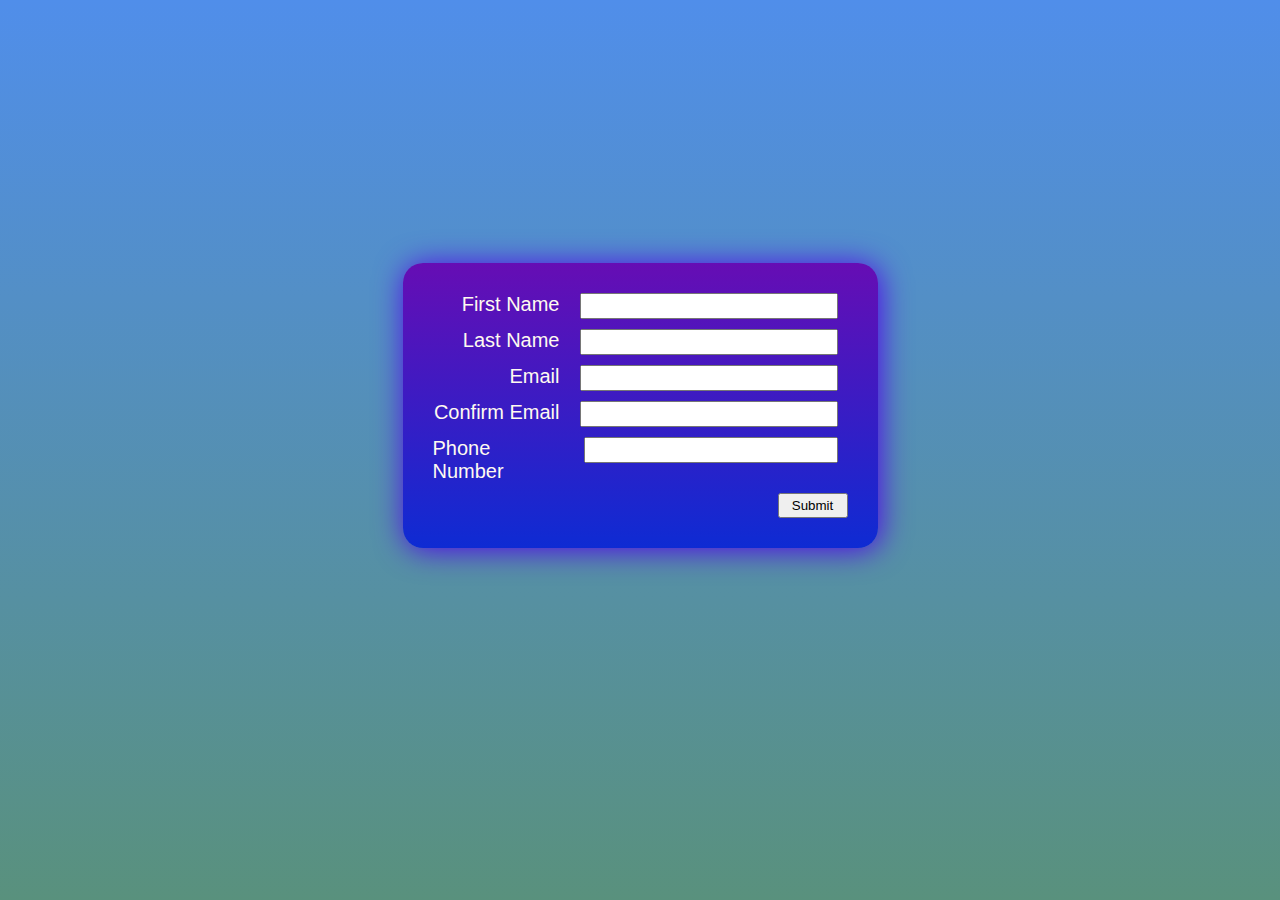
<file: Form Validator/index.html>
<!DOCTYPE html>
<html lang="en">
<head>
    <meta charset="UTF-8">
    <meta name="viewport" content="width=device-width, initial-scale=1.0">

    <link rel="stylesheet" href="styles.css">

    <title>Document</title>
</head>
<body>
    <div class="container">
        <div id="inputForm" class="content">
            <div class="item">
                <label>First Name</label>
                <input>
                <span class="output"></span>
            </div>
            <div class="item">
                <label>Last Name</label>
                <input>
                <span class="output"></span>
            </div>
            <div class="item">
                <label>Email</label>
                <input>
                <span class="output"></span>
            </div>
            <div class="item">
                <label>Confirm Email</label>
                <input>
                <span class="output"></span>
            </div>
            <div class="item">
                <label>Phone Number</label>
                <input>
                <span class="output"></span>
            </div>
            <div class="feedback">
                <span id="error"></span>
                <button>Submit</button>
            </div>
        </div>

        <div id="bottom" class="content">
            <h2>Confirmation</h2>
            <p id="fullName"></p>
            <p id="email"></p>
            <p id="phone"></p>
        </div>
    </div>
</body>

<script>
    var input = document.querySelectorAll(`input`)
    var button = document.querySelector(`button`)
    var output = document.querySelectorAll(`.output`)
    var label = document.querySelectorAll(`label`)
    var error = document.querySelector(`#error`)

    button.addEventListener(`click`, (e)=>{      
        const regExPatterns = [
            /^[A-Za-z]{2,30}$/, 
            /^[A-Za-z]{2,30}$/, 
            /^[a-zA-Z0-9._-]+@[a-zA-Z0-9.-]+\.[a-zA-Z]{2,4}$/, 
            new RegExp(`^${input[2].value}$`), 
            /^(?:(?:\+?\d{1,3}\s?)?(?:\(\d{1,5}\)|\d{1,5})(?:[\s.-]?\d{1,10}){1,5})$/
        ]

        const errorMessages = [
            `Please enter a valid first name`,
            `Please enter a valid last name`,
            `Please enter a valid email`,
            `Your emails did not match`,
            `Please enter a valid phone number`
        ]

        var counter = 0

        for(let i=0; i<regExPatterns.length;i++){
            if(!regExPatterns[i].test(input[i].value)) {
                output[i].innerHTML = `*`;
                output[i].style.color = `red`;
                label[i].style.color = `red`;
                error.innerHTML = errorMessages[i]
                counter += 1
            }
        }

        if(counter==0)
        {
            var person = {
                fname: input[0].value,
                lname: input[1].value,
                email: input[2].value,
                phone: input[4].value
            }

            var areaCode = person.phone.substring(0,3)
            var phoneMid = person.phone.substring(3,6)
            var phoneEnd = person.phone.substring(6,10)

            fullName.innerHTML = person.fname + " " + person.lname;
            email.innerHTML = person.email;
            phone.innerHTML = areaCode + "-" + phoneMid + "-" + phoneEnd
            bottom.style.display = `block`;
            inputForm.style.display = `none`
        }
    })

</script>
</html>
</file>
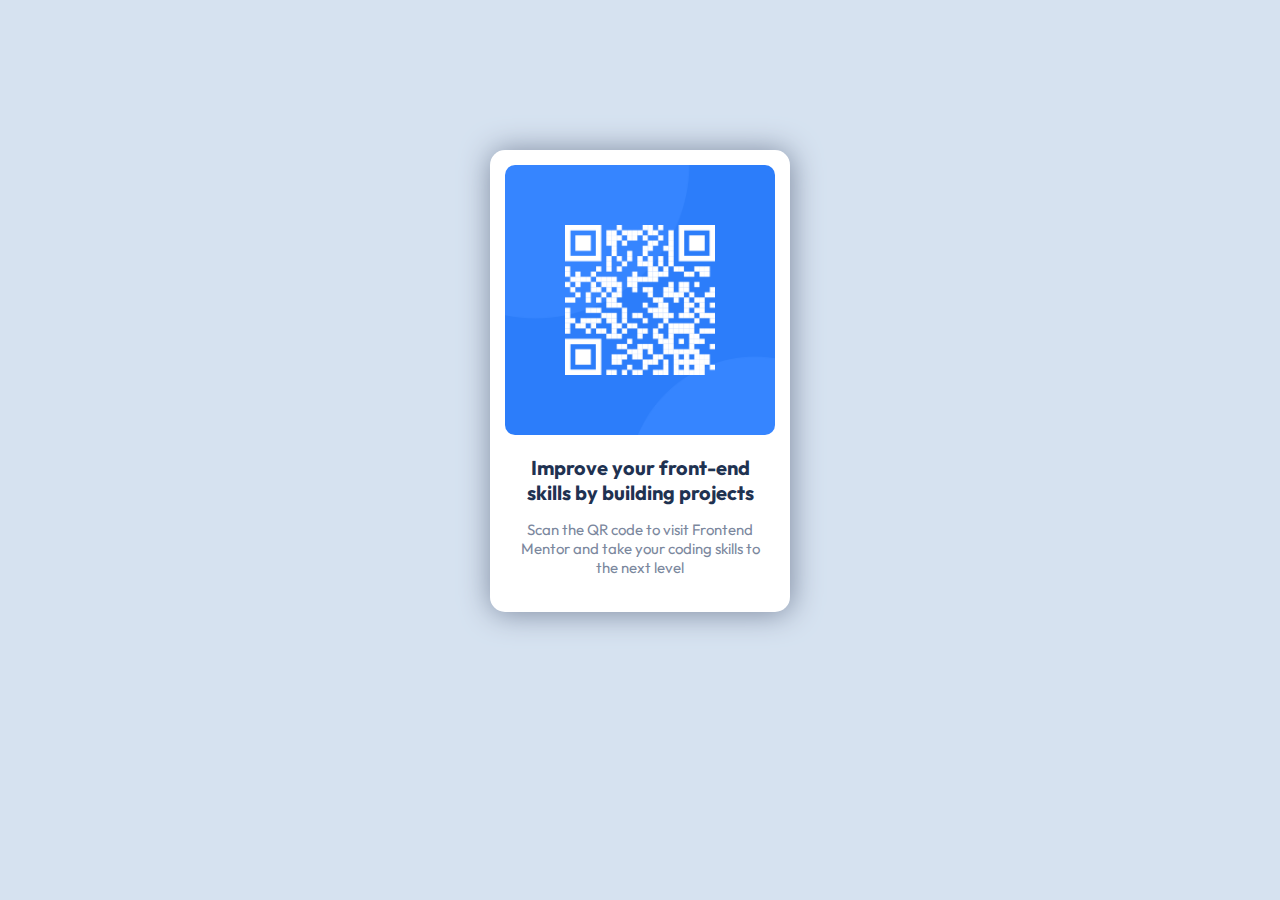
<file: qr-code-component-main/index.html>
<!DOCTYPE html>
<html lang="en">
<head>
  <meta charset="UTF-8">
  <meta name="viewport" content="width=device-width, initial-scale=1.0"> <!-- displays site properly based on user's device -->

  <link rel="icon" type="image/png" sizes="32x32" href="./images/favicon-32x32.png">

  <link rel="stylesheet" href="style.css">
  <link rel="preconnect" href="https://fonts.googleapis.com">
  <link rel="preconnect" href="https://fonts.gstatic.com" crossorigin>
  <link href="https://fonts.googleapis.com/css2?family=Outfit:wght@400;700&display=swap" rel="stylesheet">
  
  <title>Frontend Mentor | QR code component</title>

  <!-- Feel free to remove these styles or customise in your own stylesheet 👍 -->
  <style>
    .attribution { font-size: 11px; text-align: center; }
    .attribution a { color: hsl(228, 45%, 44%); }
  </style>
</head>
<body>
  <div id="content">
    <div id="top">
      <img src="./images/image-qr-code.png" alt="QR Code Image">
    </div>
    <div id="middle">
      <p><b>Improve your front-end skills by building projects</b></p>
    </div>
    <div id="bottom">  
      <p>Scan the QR code to visit Frontend Mentor and take your coding skills to the next level</p>
    </div>
  </div>
</body>
</html>
</file>
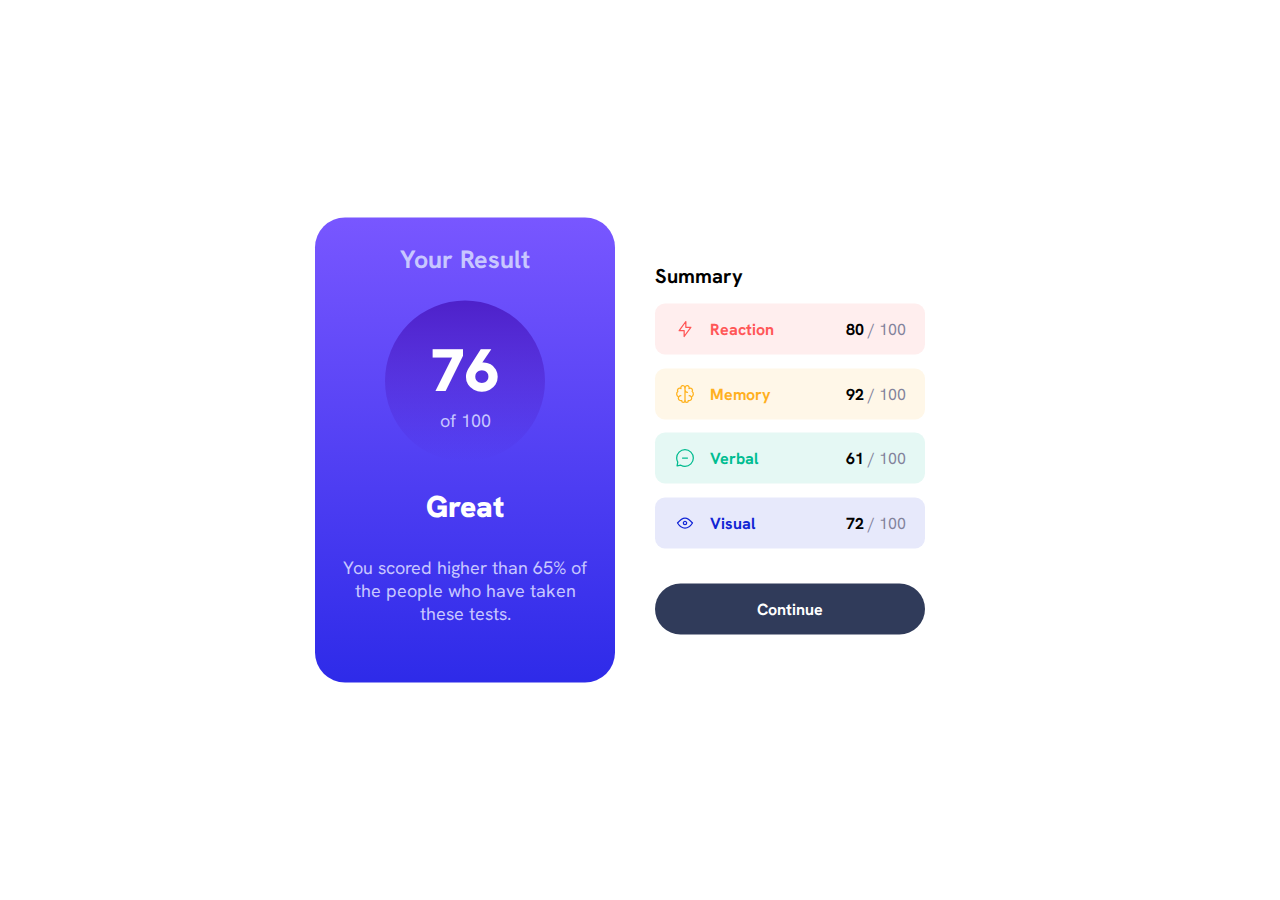
<file: results-summary-component-main/index.html>
<!DOCTYPE html>
<html lang="en">
<head>
  <meta charset="UTF-8">
  <meta name="viewport" content="width=device-width, initial-scale=1.0"> <!-- displays site properly based on user's device -->

  <link rel="icon" type="image/png" sizes="32x32" href="./assets/images/favicon-32x32.png">
  <link rel="stylesheet" href="style.css">
  <link rel="preconnect" href="https://fonts.googleapis.com">
  <link rel="preconnect" href="https://fonts.gstatic.com" crossorigin>
  <link href="https://fonts.googleapis.com/css2?family=Hanken+Grotesk:wght@500;700;800&display=swap" rel="stylesheet">
  <script src="data.js"></script>

  <title>Frontend Mentor | Results summary component</title>

  <!-- Feel free to remove these styles or customise in your own stylesheet 👍 -->
  <style>
    .attribution { font-size: 11px; text-align: center; }
    .attribution a { color: hsl(228, 45%, 44%); }
  </style>
</head>

<body>
  <div id="contents-grid-container">
    <div id="results">
      <div id="text-container">
        <h4>Your Result</h4>
        <div id="score-circle">
          <h3><b>76</b></h3>
          <p>of 100</p>
        </div>
        <h3><b>Great</b></h3>
        <p>You scored higher than 65% of the people who have taken these tests.</p>
      </div>
    </div>
    <div id="summary">
      <h2>Summary</h2>
      <div id="reaction" class="grid-zone">
        
        <div class="summary-box-text">
          <img src="./assets/images/icon-reaction.svg" alt="Reaction Lightning Bolt Icon">
          <h4>Reaction</h4>
          <p><b>80</b> / 100</p>
        </div>
      </div>
      <div id="memory" class="grid-zone">
        <div class="summary-box-text">
          <img src="./assets/images/icon-memory.svg" alt="Memory Clock Icon">
          <h4>Memory</h4>
          <p><b>92</b> / 100</p>
        </div>
      </div>
      <div id="verbal" class="grid-zone">
        <div class="summary-box-text">
          <img src="./assets/images/icon-verbal.svg" alt="Verbal Chat Bubble Icon">
          <h4>Verbal</h4>
          <p><b>61</b> / 100</p>
        </div>
      </div>
      <div id="visual" class="grid-zone">
        <div class="summary-box-text">
          <img src="./assets/images/icon-visual.svg" alt="Visual Eye Ball Icon">
          <h4>Visual</h4>
          <p><b>72</b> / 100</p>
        </div>
      </div>
      <div id="continue-button" class="grid-zone">
        <h4>Continue</h4>
      </div>
    </div>  
  </div>
  <script>
    var data=(JSON.parse(data))
  </script>
</body>
</html>
</file>
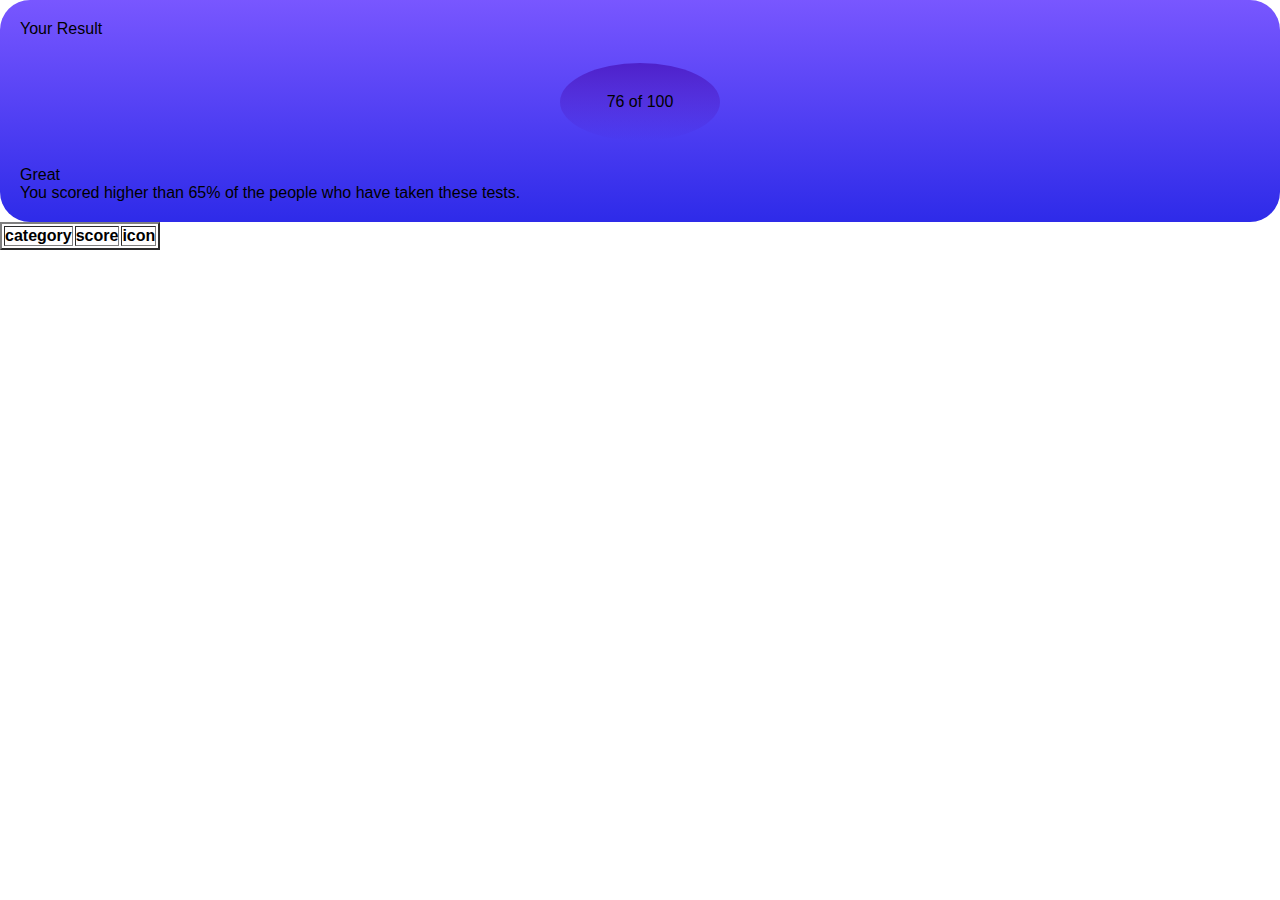
<file: results-summary-component-main/index2.html>
<!DOCTYPE html>
<html lang="en">
<head>
  <meta charset="UTF-8">
  <meta name="viewport" content="width=device-width, initial-scale=1.0"> <!-- displays site properly based on user's device -->

  <link rel="icon" type="image/png" sizes="32x32" href="./assets/images/favicon-32x32.png">
  <link rel="stylesheet" href="style.css">


  <title>Frontend Mentor | Results summary component</title>

  <!-- Feel free to remove these styles or customise in your own stylesheet 👍 -->
  <style>
    .attribution { font-size: 11px; text-align: center; }
    .attribution a { color: hsl(228, 45%, 44%); }
  </style>
</head>

<script>
  $(function() {
    var data = [];

    $.getJSON('data.json', function(info) {
      $.each(data.info, function(i, f) {
        var tblRow = "<tr>" + "<td>" + f.category + "</td>" + "<td>" + f.score + "</td>" +"<td>" + f.icon + "</td>" + "</tr>"
        $(tblRow).appendTo("#summary-table tbody")
      })
    })
  })
</script>

<body>
  <div id="content">
    <div id="results">
      <p>Your Result</p>
      <div id="score-circle">
        <p>76 of 100</p>
      </div>
      <p>Great</p>
      <p>You scored higher than 65% of the people who have taken these tests.</p>
    </div>
    <div class="summary">
      <table id="summary-table" border="2"> 
        <thead>
            <th>category</th>
            <th>score</th>
            <th>icon</th>
        </thead>
        <tbody>
            
        </tbody>
      </table>
    </div>
  </div>
</body>
</html>
</file>
<file: Form Validator/styles.css>
html {
    height: 100vh;
}

body {
    margin: auto;
    background-image: linear-gradient(rgb(80, 142, 234), rgb(89,145,125));
    height: 90vh;
    display: flex;
}

.container {
    display: flex;
    flex-direction: column;
    justify-content: center;
    margin: auto;
    width: 475px;
}

.content {
    background-image: linear-gradient(rgb(102, 13, 180), rgb(14, 43, 211));
    padding: 30px;
    border-radius: 20px;
    color:floralwhite;
    font-size: 20px;
    font-family:'Gill Sans', 'Gill Sans MT', Calibri, 'Trebuchet MS', sans-serif;
    box-shadow: 2px 2px 30px #5003e9;
}

.item {
    display:flex;
    justify-content: end;
}

input {
    margin: 0px 0px 10px 20px;
    height: 20px;
    align-content: end;
    width: 250px;
}

.output {
    width: 10px;
}

.feedback {
    display: flex;
    justify-content: space-between;
    font-size: 20px;
    align-items: end;
    color: red;
}

button {
    height: 25px;
    width: 70px;
    margin-top: 10px;
}

#bottom {
    width: 415px;
    display: none;
}

#bottom h2 {
    margin: 0px 0px 10px 0px;
}

#bottom p {
    margin: 0px;
}
</file>
<file: qr-code-component-main/style.css>
* {
    box-sizing: border-box;
    margin: 0;
    padding: 0;
}

body {
    background-color: 	#d6e2f0;
    font-family: 'Outfit', sans-serif;
    text-align: center;
}

#content {
    margin: auto;
    margin-top: 150px;
    max-width: 300px;
    background-color: #ffffff;
    border-radius: 15px;
    padding: 15px;
    box-shadow: 1px 1px 30px #7b879d;
}

#top img {
    display: flex;
    margin: auto;
    margin-bottom: 20px;
    width: 270px;
    flex-direction: row;
    flex-basis: 20%;
    border-radius: 10px;
}

#middle {
    display: flex;
    width: 250px;
    margin: auto;
    font-size: 20px;
    flex-direction: row;
    color: 	#1f3251;
}

#bottom {
    display: flex;
    width: 250px;
    margin: auto;
    margin-top: 15px;
    margin-bottom: 20px;
    font-size: 15px;
    flex-direction: row;
    color: 	#7b879d;
}
</file>
<file: results-summary-component-main/style.css>
* {
    box-sizing: border-box;
    margin: 0;
    padding: 0;
}

body {
    background-color: #ffffff;
    font-family: 'Hanken Grotesk', sans-serif;
}

#results {
    background-image: linear-gradient(hsl(252, 100%, 67%), hsl(241, 81%, 54%)) ;
    padding: 20px;
    border-bottom-left-radius: 30px;
    border-bottom-right-radius: 30px;    
}

#text-container {
    text-align: center;
    margin: auto;
    color: 	#c8c7ff;
    font-size: 18px;
    width: 280px;
    margin-bottom: 15px;
}

#results h3 {
    color:#ffffff;
    font-size: 20px;
    margin-bottom: 12px;
}

#results h4 {
    font-size: 17px;
}

#score-circle {
    background-image: linear-gradient(hsla(256, 72%, 46%, 1), hsla(241, 72%, 46%, 0));
    margin: auto;
    margin-top: 20px;
    margin-bottom: 20px;
    text-align: center;
    width: 110px;
    padding: 20px;
    border-radius: 75px;
}

#score-circle h3 {
    font-size: 40px;
    padding: 0px;
    margin-bottom: 0px;
}

#summary {
    width: 375px;
    margin: auto;
}

#summary h2 {
    margin-top: 15px;
    margin-bottom: 15px;
    font-size: 20px;
}

#reaction {
    background-color: hsla(0, 100%, 67%, 10%);
    color: hsl(0, 100%, 67%);
}

#memory {
    background-color: hsla(39, 100%, 56%, 10%);
    color: hsl(39, 100%, 56%);
}

#verbal {
    background-color: 	hsla(166, 100%, 37%, 10%);
    color: hsl(166, 100%, 37%);
}

#visual {
    background-color: hsla(234, 85%, 45%, 10%);
    color: hsl(234, 85%, 45%);
}

.grid-zone {
    margin-bottom: 5%;
    border-radius: 10px;
    padding: 15px;
}

.grid-zone p b {
    color: black;
}

.grid-zone p {
    color: hsl(240, 11%, 56%);
}

.summary-box-text {
    display: flex;
}

.summary-box-text img {
    margin-left: 5px;
    margin-right: 15px;
}

.summary-box-text h4 {
    flex-basis: 75%;
}

.summary-box-text p {
    flex-basis: 25%;
}

#continue-button {
    margin-block: 35px;
    border-radius: 30px;
    background-color: hsl(224, 30%, 27%);
    color: hsl(0, 0%, 100%);
    text-align: center;
}

@media (min-width: 595px) {
    #contents-grid-container {
        display: flex;
        width: 650px;
        height: 465px;
        border-radius: 30px;
        : box-shadow1px 1px 30px #7b879d;
        position: absolute;
        top: 50%;
        left: 50%;
        margin-right: -50%;
        transform: translate(-50%, -50%);
    }

    #results {
        border-radius: 30px;
    }

    #text-container {
        margin-top: 5px;
        margin-bottom: 0px;
        width: 260px;
    }

    #results h3 {
        margin-bottom: 30px;
        font-size: 30px;
    }

    #results h4 {
        font-size: 25px;
    }

    #score-circle {
        margin-top: 25px;
        margin-bottom: 25px;
        width: 160px;
        padding: 30px;
        border-radius: 100%;
    }

    #score-circle h3 {
        font-size: 60px;
        margin-bottom: 0;
    }

    #summary {
        margin-top: 0;
        padding: 30px 40px;
        border-top-right-radius: 30px;
        border-bottom-right-radius: 30px;
    }

    .summary-box-text h4 {
        flex-basis: 68%;
    }
    
    .summary-box-text p {
        flex-basis: 32%;
    }
}
</file>
